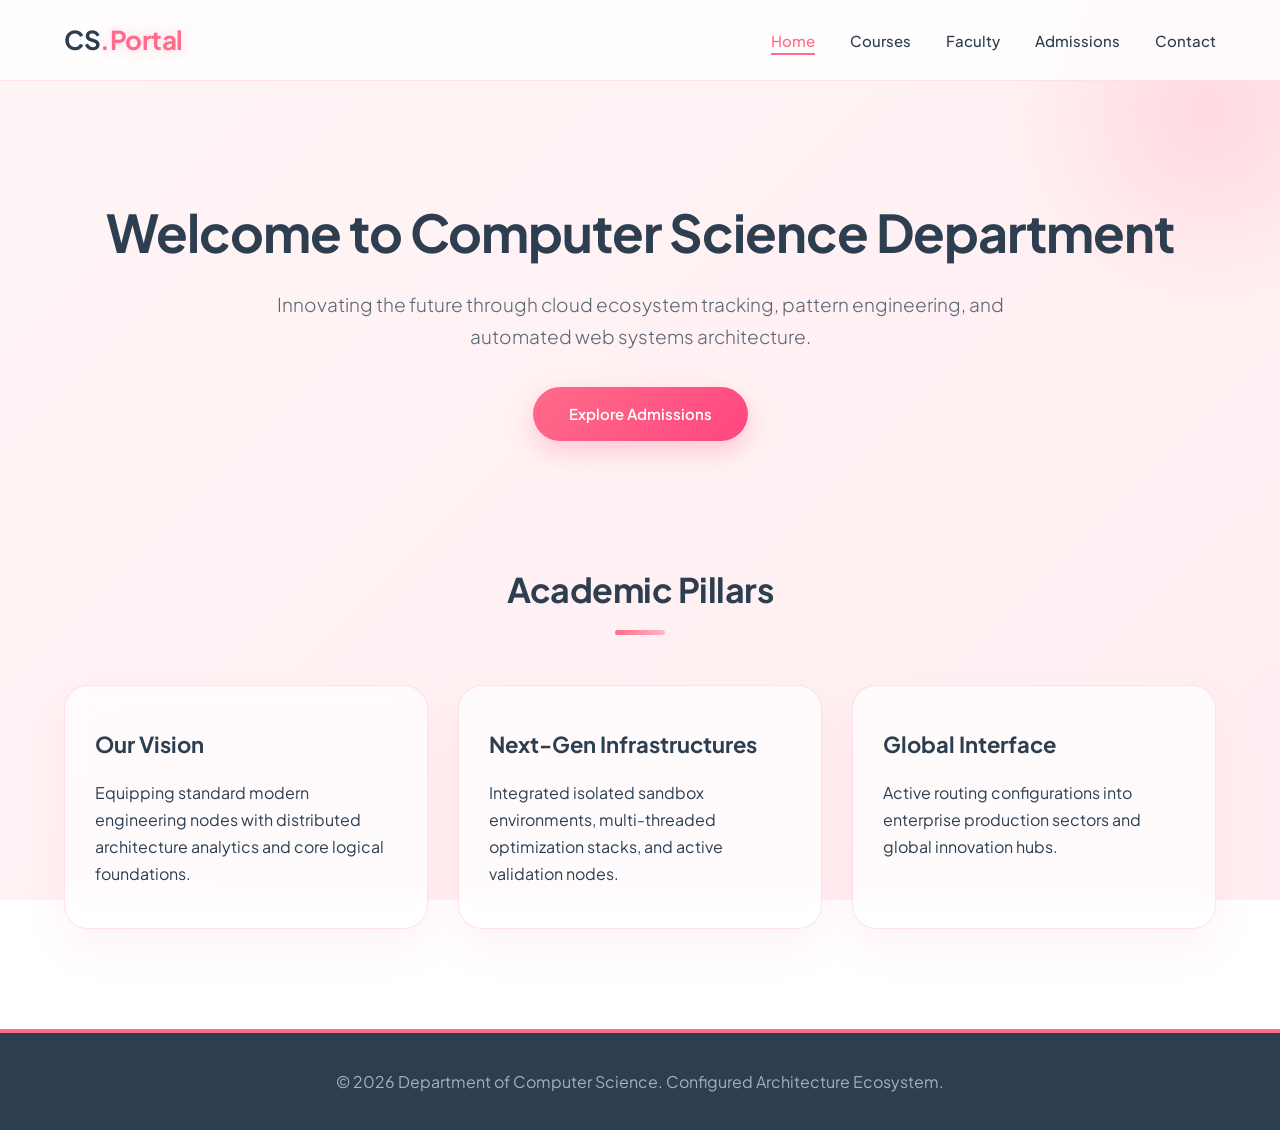
<file: index.html>
<!DOCTYPE html>
<html lang="en">
<head>
    <meta charset="UTF-8">
    <meta name="viewport" content="width=device-width, initial-scale=1.0">
    <title>CS Portal | Home</title>
    <link rel="stylesheet" href="css/style.css">
</head>
<body>

    <header>
        <nav class="navbar">
            <a href="index.html" class="logo">CS<span>.Portal</span></a>
            <ul class="nav-links">
                <li><a href="index.html" class="active">Home</a></li>
                <li><a href="pages/courses.html">Courses</a></li>
                <li><a href="pages/faculty.html">Faculty</a></li>
                <li><a href="pages/admissions.html">Admissions</a></li>
                <li><a href="pages/contact.html">Contact</a></li>
            </ul>
        </nav>
    </header>

    <section class="hero">
        <h1>Welcome to Computer Science Department</h1>
        <p>Innovating the future through cloud ecosystem tracking, pattern engineering, and automated web systems architecture.</p>
        <a href="pages/admissions.html" class="btn">Explore Admissions</a>
    </section>

    <main class="container">
        <h2 class="section-title">Academic Pillars</h2>
        <div class="grid">
            <div class="card">
                <h3>Our Vision</h3>
                <p>Equipping standard modern engineering nodes with distributed architecture analytics and core logical foundations.</p>
            </div>
            <div class="card">
                <h3>Next-Gen Infrastructures</h3>
                <p>Integrated isolated sandbox environments, multi-threaded optimization stacks, and active validation nodes.</p>
            </div>
            <div class="card">
                <h3>Global Interface</h3>
                <p>Active routing configurations into enterprise production sectors and global innovation hubs.</p>
            </div>
        </div>
    </main>

    <footer>
        <p>&copy; 2026 Department of Computer Science. Configured Architecture Ecosystem.</p>
    </footer>

</body>
</html>
</file>
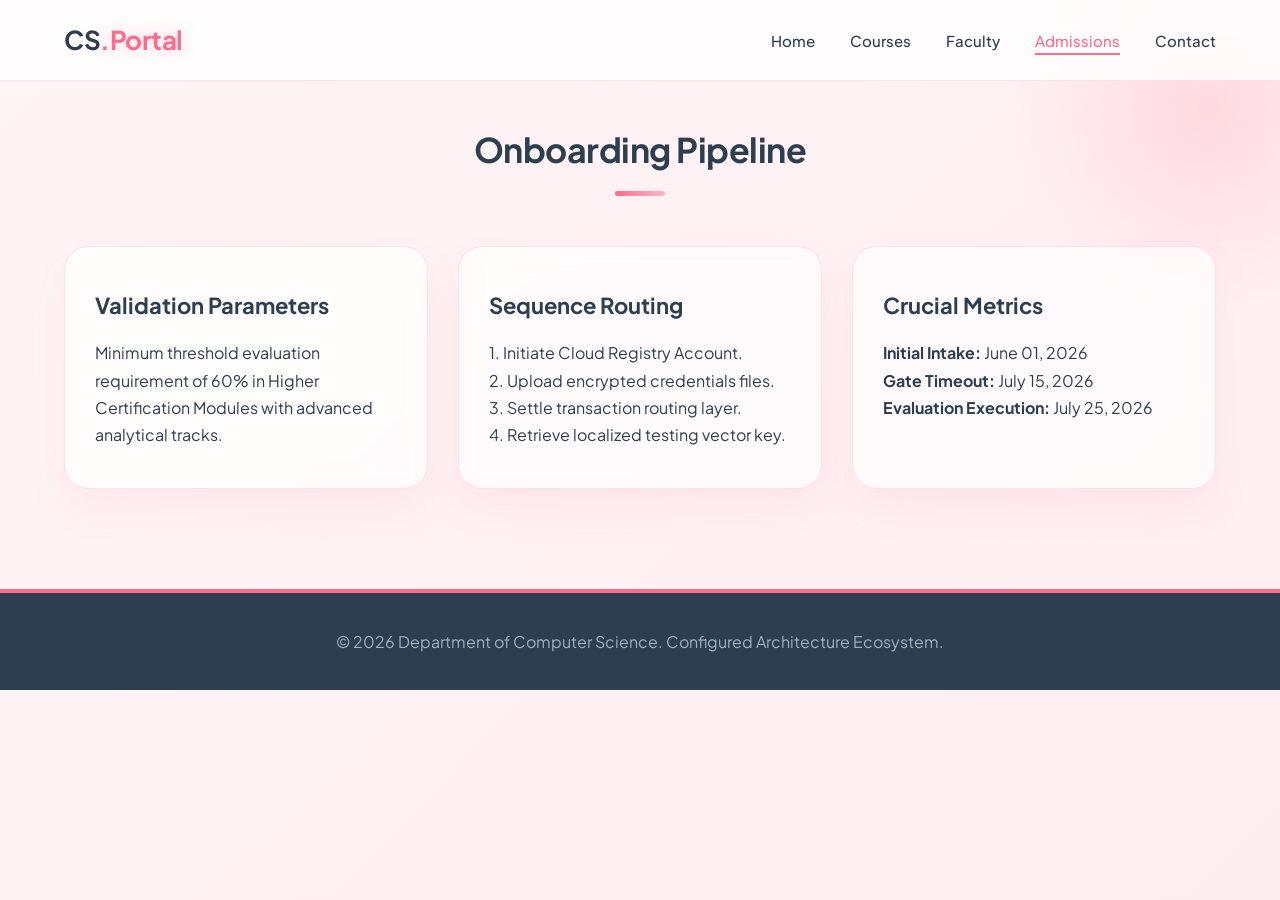
<file: pages/admissions.html>
<!DOCTYPE html>
<html lang="en">
<head>
    <meta charset="UTF-8">
    <meta name="viewport" content="width=device-width, initial-scale=1.0">
    <title>CS Portal | Admissions</title>
    <link rel="stylesheet" href="../css/style.css">
</head>
<body>

    <header>
        <nav class="navbar">
            <a href="../index.html" class="logo">CS<span>.Portal</span></a>
            <ul class="nav-links">
                <li><a href="../index.html">Home</a></li>
                <li><a href="courses.html">Courses</a></li>
                <li><a href="faculty.html">Faculty</a></li>
                <li><a href="admissions.html" class="active">Admissions</a></li>
                <li><a href="contact.html">Contact</a></li>
            </ul>
        </nav>
    </header>

    <main class="container">
        <h2 class="section-title">Onboarding Pipeline</h2>
        <div class="grid">
            <div class="card">
                <h3>Validation Parameters</h3>
                <p>Minimum threshold evaluation requirement of 60% in Higher Certification Modules with advanced analytical tracks.</p>
            </div>
            <div class="card">
                <h3>Sequence Routing</h3>
                <p>1. Initiate Cloud Registry Account.<br>2. Upload encrypted credentials files.<br>3. Settle transaction routing layer.<br>4. Retrieve localized testing vector key.</p>
            </div>
            <div class="card">
                <h3>Crucial Metrics</h3>
                <p><strong>Initial Intake:</strong> June 01, 2026<br><strong>Gate Timeout:</strong> July 15, 2026<br><strong>Evaluation Execution:</strong> July 25, 2026</p>
            </div>
        </div>
    </main>

    <footer>
        <p>&copy; 2026 Department of Computer Science. Configured Architecture Ecosystem.</p>
    </footer>

</body>
</html>
</file>
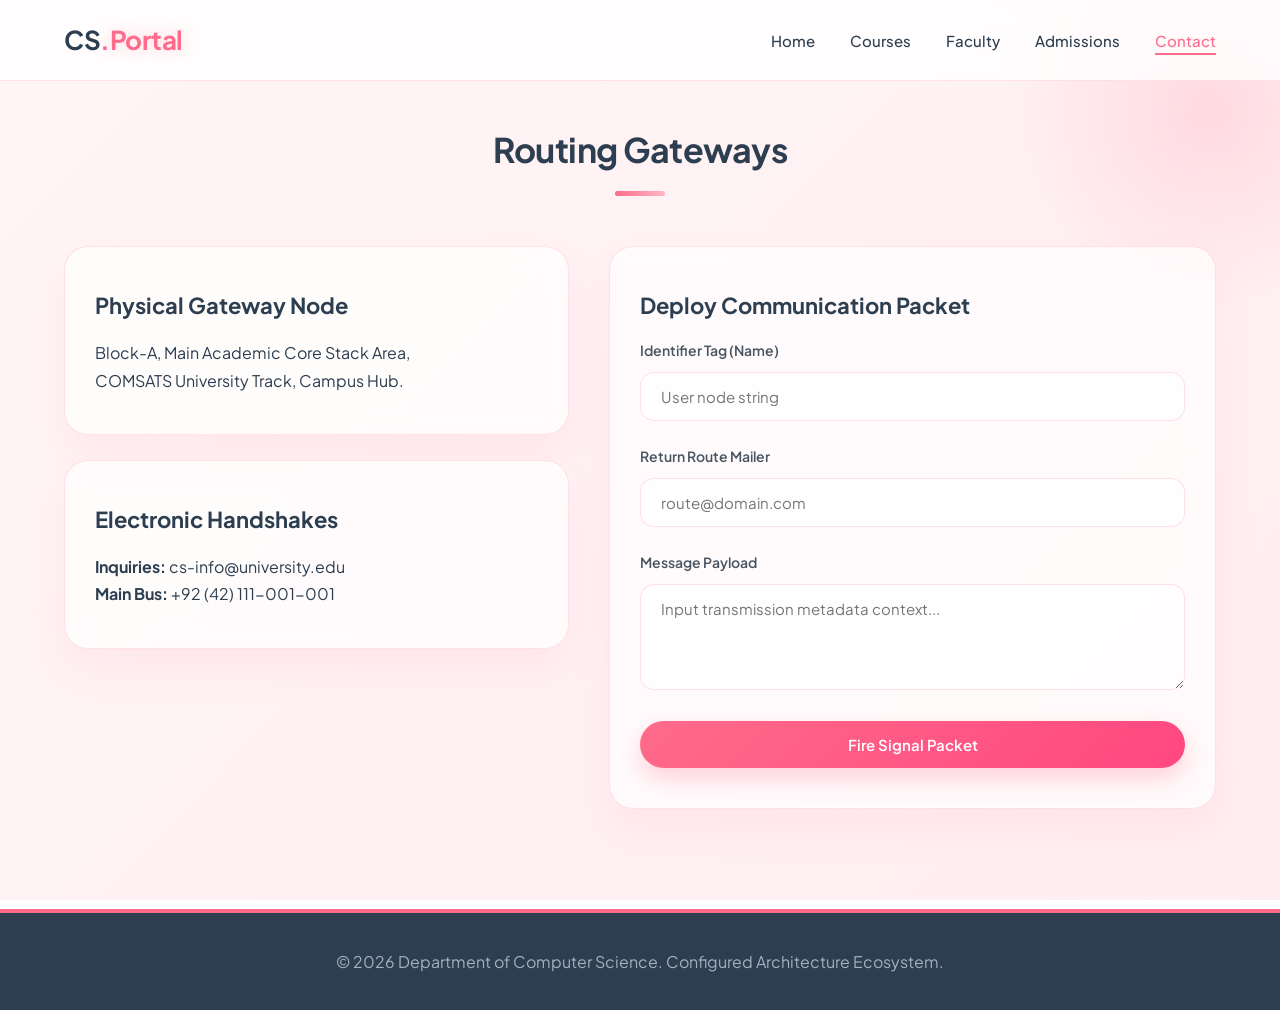
<file: pages/contact.html>
<!DOCTYPE html>
<html lang="en">
<head>
    <meta charset="UTF-8">
    <meta name="viewport" content="width=device-width, initial-scale=1.0">
    <title>CS Portal | Contact Hub</title>
    <link rel="stylesheet" href="../css/style.css">
</head>
<body>

    <header>
        <nav class="navbar">
            <a href="../index.html" class="logo">CS<span>.Portal</span></a>
            <ul class="nav-links">
                <li><a href="../index.html">Home</a></li>
                <li><a href="courses.html">Courses</a></li>
                <li><a href="faculty.html">Faculty</a></li>
                <li><a href="admissions.html">Admissions</a></li>
                <li><a href="contact.html" class="active">Contact</a></li>
            </ul>
        </nav>
    </header>

    <main class="container">
        <h2 class="section-title">Routing Gateways</h2>
        <div class="contact-wrapper">
            <div>
                <div class="card" style="margin-bottom: 25px;">
                    <h3>Physical Gateway Node</h3>
                    <p>Block-A, Main Academic Core Stack Area,<br>COMSATS University Track, Campus Hub.</p>
                </div>
                <div class="card">
                    <h3>Electronic Handshakes</h3>
                    <p><strong>Inquiries:</strong> cs-info@university.edu<br><strong>Main Bus:</strong> +92 (42) 111-001-001</p>
                </div>
            </div>
            <div class="card">
                <h3>Deploy Communication Packet</h3>
                <form action="#" method="POST">
                    <div class="form-group">
                        <label for="name">Identifier Tag (Name)</label>
                        <input type="text" id="name" class="form-control" placeholder="User node string" required>
                    </div>
                    <div class="form-group">
                        <label for="email">Return Route Mailer</label>
                        <input type="email" id="email" class="form-control" placeholder="route@domain.com" required>
                    </div>
                    <div class="form-group">
                        <label for="msg">Message Payload</label>
                        <textarea id="msg" rows="4" class="form-control" placeholder="Input transmission metadata context..." required></textarea>
                    </div>
                    <button type="submit" class="btn" style="width: 100%;">Fire Signal Packet</button>
                </form>
            </div>
        </div>
    </main>

    <footer>
        <p>&copy; 2026 Department of Computer Science. Configured Architecture Ecosystem.</p>
    </footer>

</body>
</html>
</file>
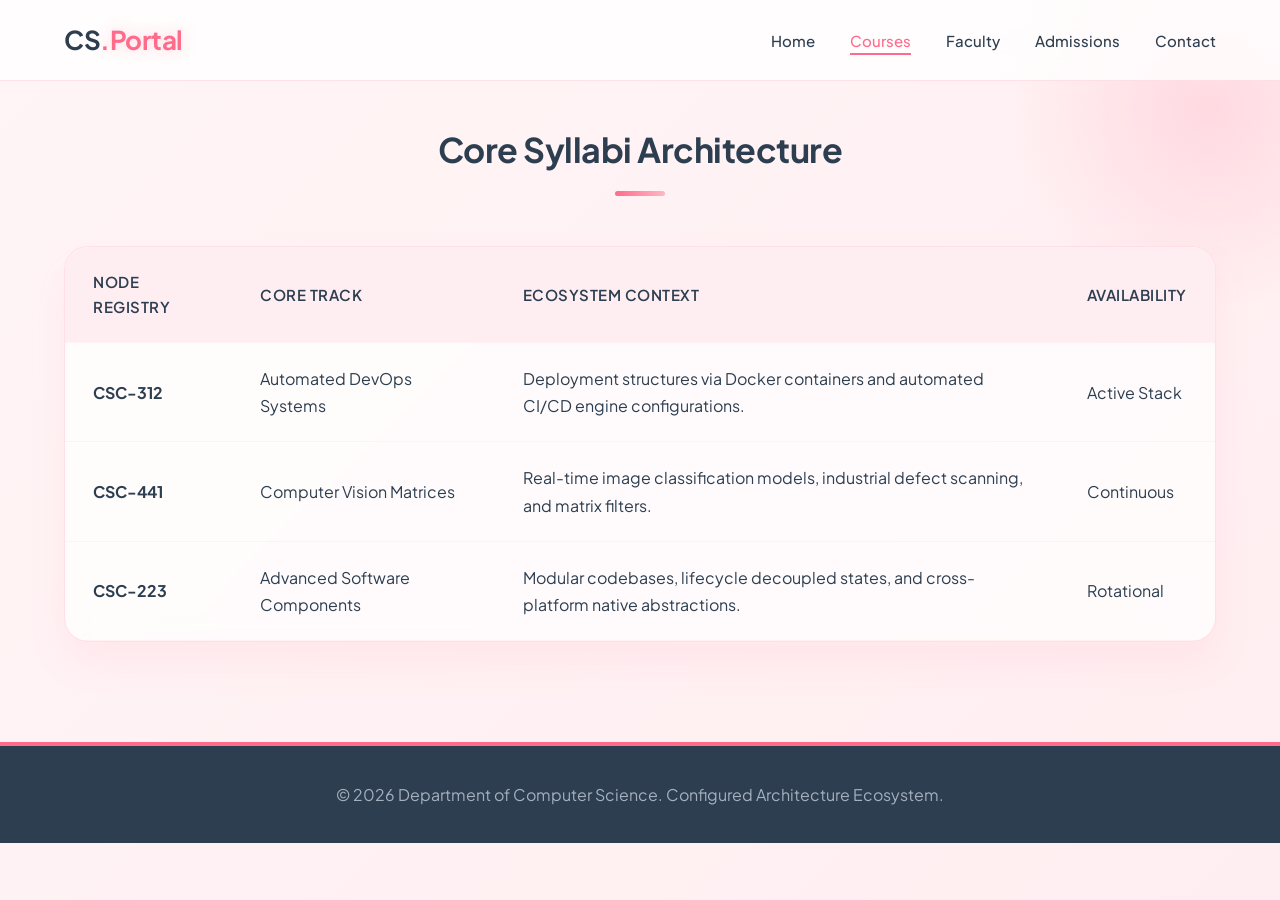
<file: pages/courses.html>
<!DOCTYPE html>
<html lang="en">
<head>
    <meta charset="UTF-8">
    <meta name="viewport" content="width=device-width, initial-scale=1.0">
    <title>CS Portal | Academic Nodes</title>
    <link rel="stylesheet" href="../css/style.css">
</head>
<body>

    <header>
        <nav class="navbar">
            <a href="../index.html" class="logo">CS<span>.Portal</span></a>
            <ul class="nav-links">
                <li><a href="../index.html">Home</a></li>
                <li><a href="courses.html" class="active">Courses</a></li>
                <li><a href="faculty.html">Faculty</a></li>
                <li><a href="admissions.html">Admissions</a></li>
                <li><a href="contact.html">Contact</a></li>
            </ul>
        </nav>
    </header>

    <main class="container">
        <h2 class="section-title">Core Syllabi Architecture</h2>
        <div class="table-container">
            <table>
                <thead>
                    <tr>
                        <th>Node Registry</th>
                        <th>Core Track</th>
                        <th>Ecosystem Context</th>
                        <th>Availability</th>
                    </tr>
                </thead>
                <tbody>
                    <tr>
                        <td><strong>CSC-312</strong></td>
                        <td>Automated DevOps Systems</td>
                        <td>Deployment structures via Docker containers and automated CI/CD engine configurations.</td>
                        <td>Active Stack</td>
                    </tr>
                    <tr>
                        <td><strong>CSC-441</strong></td>
                        <td>Computer Vision Matrices</td>
                        <td>Real-time image classification models, industrial defect scanning, and matrix filters.</td>
                        <td>Continuous</td>
                    </tr>
                    <tr>
                        <td><strong>CSC-223</strong></td>
                        <td>Advanced Software Components</td>
                        <td>Modular codebases, lifecycle decoupled states, and cross-platform native abstractions.</td>
                        <td>Rotational</td>
                    </tr>
                </tbody>
            </table>
        </div>
    </main>

    <footer>
        <p>&copy; 2026 Department of Computer Science. Configured Architecture Ecosystem.</p>
    </footer>

</body>
</html>
</file>
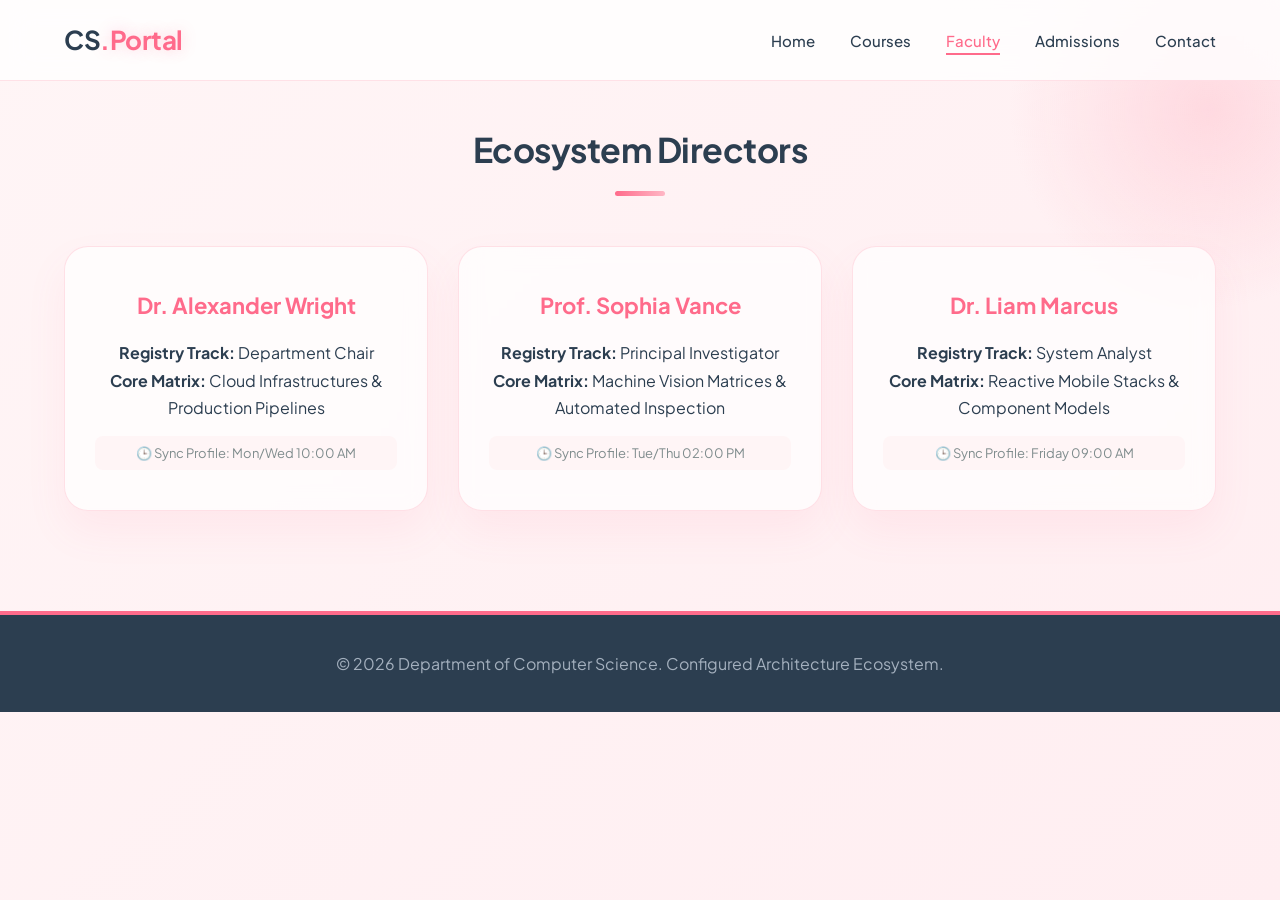
<file: pages/faculty.html>
<!DOCTYPE html>
<html lang="en">
<head>
    <meta charset="UTF-8">
    <meta name="viewport" content="width=device-width, initial-scale=1.0">
    <title>CS Portal | Faculty</title>
    <link rel="stylesheet" href="../css/style.css">
</head>
<body>

    <header>
        <nav class="navbar">
            <a href="../index.html" class="logo">CS<span>.Portal</span></a>
            <ul class="nav-links">
                <li><a href="../index.html">Home</a></li>
                <li><a href="courses.html">Courses</a></li>
                <li><a href="faculty.html" class="active">Faculty</a></li>
                <li><a href="admissions.html">Admissions</a></li>
                <li><a href="contact.html">Contact</a></li>
            </ul>
        </nav>
    </header>

    <main class="container">
        <h2 class="section-title">Ecosystem Directors</h2>
        <div class="grid">
            <div class="card" style="text-align: center;">
                <h3 style="color: var(--accent-pink);">Dr. Alexander Wright</h3>
                <p><strong>Registry Track:</strong> Department Chair</p>
                <p><strong>Core Matrix:</strong> Cloud Infrastructures & Production Pipelines</p>
                <p style="margin-top: 15px; font-size: 13px; color: #7f8c8d; background: #fff5f6; padding: 6px; border-radius: 8px;">🕒 Sync Profile: Mon/Wed 10:00 AM</p>
            </div>
            <div class="card" style="text-align: center;">
                <h3 style="color: var(--accent-pink);">Prof. Sophia Vance</h3>
                <p><strong>Registry Track:</strong> Principal Investigator</p>
                <p><strong>Core Matrix:</strong> Machine Vision Matrices & Automated Inspection</p>
                <p style="margin-top: 15px; font-size: 13px; color: #7f8c8d; background: #fff5f6; padding: 6px; border-radius: 8px;">🕒 Sync Profile: Tue/Thu 02:00 PM</p>
            </div>
            <div class="card" style="text-align: center;">
                <h3 style="color: var(--accent-pink);">Dr. Liam Marcus</h3>
                <p><strong>Registry Track:</strong> System Analyst</p>
                <p><strong>Core Matrix:</strong> Reactive Mobile Stacks & Component Models</p>
                <p style="margin-top: 15px; font-size: 13px; color: #7f8c8d; background: #fff5f6; padding: 6px; border-radius: 8px;">🕒 Sync Profile: Friday 09:00 AM</p>
            </div>
        </div>
    </main>

    <footer>
        <p>&copy; 2026 Department of Computer Science. Configured Architecture Ecosystem.</p>
    </footer>

</body>
</html>
</file>
<file: css/style.css>
@import url('https://fonts.googleapis.com/css2?family=Plus+Jakarta+Sans:wght@300;400;500;600;700&display=swap');

:root {
    --primary-pink: #ffb7c5;
    --pastel-pink-glow: #ffeef1;
    --accent-pink: #ff6b8b;
    --deep-rose: #d63031;
    --dark-charcoal: #2c3e50;
    --glass-bg: rgba(255, 255, 255, 0.7);
    --glass-border: rgba(255, 183, 197, 0.4);
    --card-shadow: 0 20px 40px rgba(255, 107, 139, 0.08);
    --transition: all 0.4s cubic-bezier(0.165, 0.84, 0.44, 1);
}

* {
    margin: 0;
    padding: 0;
    box-sizing: border-box;
    font-family: 'Plus Jakarta Sans', sans-serif;
}

body {
    background: linear-gradient(135deg, #fff5f6 0%, #ffeef1 100%);
    background-attachment: fixed;
    color: var(--dark-charcoal);
    line-height: 1.7;
    overflow-x: hidden;
}

/* --- Soft Glow Animation Behind Content --- */
body::before {
    content: '';
    position: fixed;
    top: -10%;
    right: -10%;
    width: 400px;
    height: 400px;
    background: radial-gradient(circle, rgba(255,183,197,0.4) 0%, rgba(255,255,255,0) 70%);
    z-index: -1;
}

/* --- Interactive Navbar --- */
header {
    background: rgba(255, 255, 255, 0.8);
    backdrop-filter: blur(15px);
    -webkit-backdrop-filter: blur(15px);
    border-bottom: 1px solid var(--glass-border);
    position: sticky;
    top: 0;
    z-index: 1000;
}

.navbar {
    display: flex;
    justify-content: space-between;
    align-items: center;
    max-width: 1200px;
    margin: 0 auto;
    padding: 18px 24px;
}

.logo {
    font-size: 26px;
    font-weight: 700;
    color: var(--dark-charcoal);
    text-decoration: none;
    letter-spacing: -0.5px;
}

.logo span {
    color: var(--accent-pink);
    text-shadow: 0 0 15px rgba(255, 107, 139, 0.3);
}

.nav-links {
    display: flex;
    list-style: none;
    gap: 35px;
}

.nav-links a {
    text-decoration: none;
    color: var(--dark-charcoal);
    font-weight: 500;
    font-size: 15px;
    position: relative;
    padding: 5px 0;
    transition: var(--transition);
}

.nav-links a::after {
    content: '';
    position: absolute;
    bottom: 0;
    left: 0;
    width: 0;
    height: 2px;
    background-color: var(--accent-pink);
    transition: var(--transition);
}

.nav-links a:hover::after, .nav-links a.active::after {
    width: 100%;
}

.nav-links a:hover, .nav-links a.active {
    color: var(--accent-pink);
}

/* --- High-End Animated Hero --- */
.hero {
    padding: 120px 24px 80px;
    text-align: center;
    animation: fadeIn 1s ease;
}

.hero h1 {
    font-size: 52px;
    font-weight: 700;
    color: var(--dark-charcoal);
    margin-bottom: 24px;
    letter-spacing: -1px;
    line-height: 1.2;
}

.hero p {
    font-size: 19px;
    max-width: 750px;
    margin: 0 auto 35px;
    color: #576574;
    font-weight: 300;
}

/* --- Floating Button Dynamic Effect --- */
.btn {
    display: inline-block;
    background: linear-gradient(135deg, var(--accent-pink) 0%, #ff477e 100%);
    color: white;
    padding: 14px 36px;
    border-radius: 50px;
    text-decoration: none;
    font-weight: 600;
    font-size: 15px;
    box-shadow: 0 10px 25px rgba(255, 107, 139, 0.3);
    transition: var(--transition);
    border: none;
}

.btn:hover {
    transform: translateY(-4px) scale(1.02);
    box-shadow: 0 15px 30px rgba(255, 107, 139, 0.45);
}

/* --- Container Structure --- */
.container {
    max-width: 1200px;
    margin: 40px auto 80px;
    padding: 0 24px;
    animation: slideUp 0.8s ease;
}

.section-title {
    text-align: center;
    font-size: 34px;
    font-weight: 700;
    margin-bottom: 50px;
    letter-spacing: -0.5px;
}

.section-title::after {
    content: '';
    display: block;
    width: 50px;
    height: 5px;
    background: linear-gradient(to right, var(--accent-pink), var(--primary-pink));
    margin: 12px auto 0;
    border-radius: 10px;
}

/* --- Advanced Glassmorphism Cards --- */
.grid {
    display: grid;
    grid-template-columns: repeat(auto-fit, minmax(320px, 1fr));
    gap: 30px;
}

.card {
    background: var(--glass-bg);
    backdrop-filter: blur(10px);
    -webkit-backdrop-filter: blur(10px);
    padding: 40px 30px;
    border-radius: 24px;
    border: 1px solid var(--glass-border);
    box-shadow: var(--card-shadow);
    transition: var(--transition);
    position: relative;
    overflow: hidden;
}

.card::before {
    content: '';
    position: absolute;
    top: 0;
    left: 0;
    width: 100%;
    height: 4px;
    background: linear-gradient(to right, var(--primary-pink), var(--accent-pink));
    transform: scaleX(0);
    transition: var(--transition);
    transform-origin: left;
}

.card:hover {
    transform: translateY(-8px);
    box-shadow: 0 25px 50px rgba(255, 107, 139, 0.15);
    background: rgba(255, 255, 255, 0.9);
}

.card:hover::before {
    transform: scaleX(1);
}

.card h3 {
    margin-bottom: 15px;
    font-size: 22px;
    color: var(--dark-charcoal);
}

/* --- Modern Aesthetic Table Layout --- */
.table-container {
    background: var(--glass-bg);
    backdrop-filter: blur(10px);
    border-radius: 24px;
    border: 1px solid var(--glass-border);
    box-shadow: var(--card-shadow);
    overflow: hidden;
}

table {
    width: 100%;
    border-collapse: collapse;
}

th, td {
    padding: 22px 28px;
    text-align: left;
}

th {
    background-color: #ffeef1;
    color: var(--dark-charcoal);
    font-weight: 600;
    font-size: 15px;
    text-transform: uppercase;
    letter-spacing: 0.5px;
}

tr {
    border-bottom: 1px solid rgba(255, 183, 197, 0.15);
    transition: var(--transition);
}

tr:hover {
    background-color: rgba(255, 238, 241, 0.4);
}

/* --- Sleek Grid Contact Form --- */
.contact-wrapper {
    display: grid;
    grid-template-columns: 1fr 1.2fr;
    gap: 40px;
}

.form-group {
    margin-bottom: 24px;
}

.form-group label {
    display: block;
    margin-bottom: 9px;
    font-weight: 600;
    font-size: 14px;
    color: #485460;
}

.form-control {
    width: 100%;
    padding: 14px 20px;
    border: 1px solid rgba(255, 107, 139, 0.2);
    border-radius: 14px;
    background-color: rgba(255, 255, 255, 0.6);
    font-size: 15px;
    transition: var(--transition);
}

.form-control:focus {
    outline: none;
    background-color: #ffffff;
    border-color: var(--accent-pink);
    box-shadow: 0 0 15px rgba(255, 107, 139, 0.15);
}

/* --- Clean Footer --- */
footer {
    background-color: var(--dark-charcoal);
    color: #a4b0be;
    text-align: center;
    padding: 35px 20px;
    margin-top: 100px;
    border-top: 4px solid var(--accent-pink);
}

/* --- Animations Engine --- */
@keyframes fadeIn {
    from { opacity: 0; transform: translateY(-10px); }
    to { opacity: 1; transform: translateY(0); }
}

@keyframes slideUp {
    from { opacity: 0; transform: translateY(30px); }
    to { opacity: 1; transform: translateY(0); }
}
</file>
